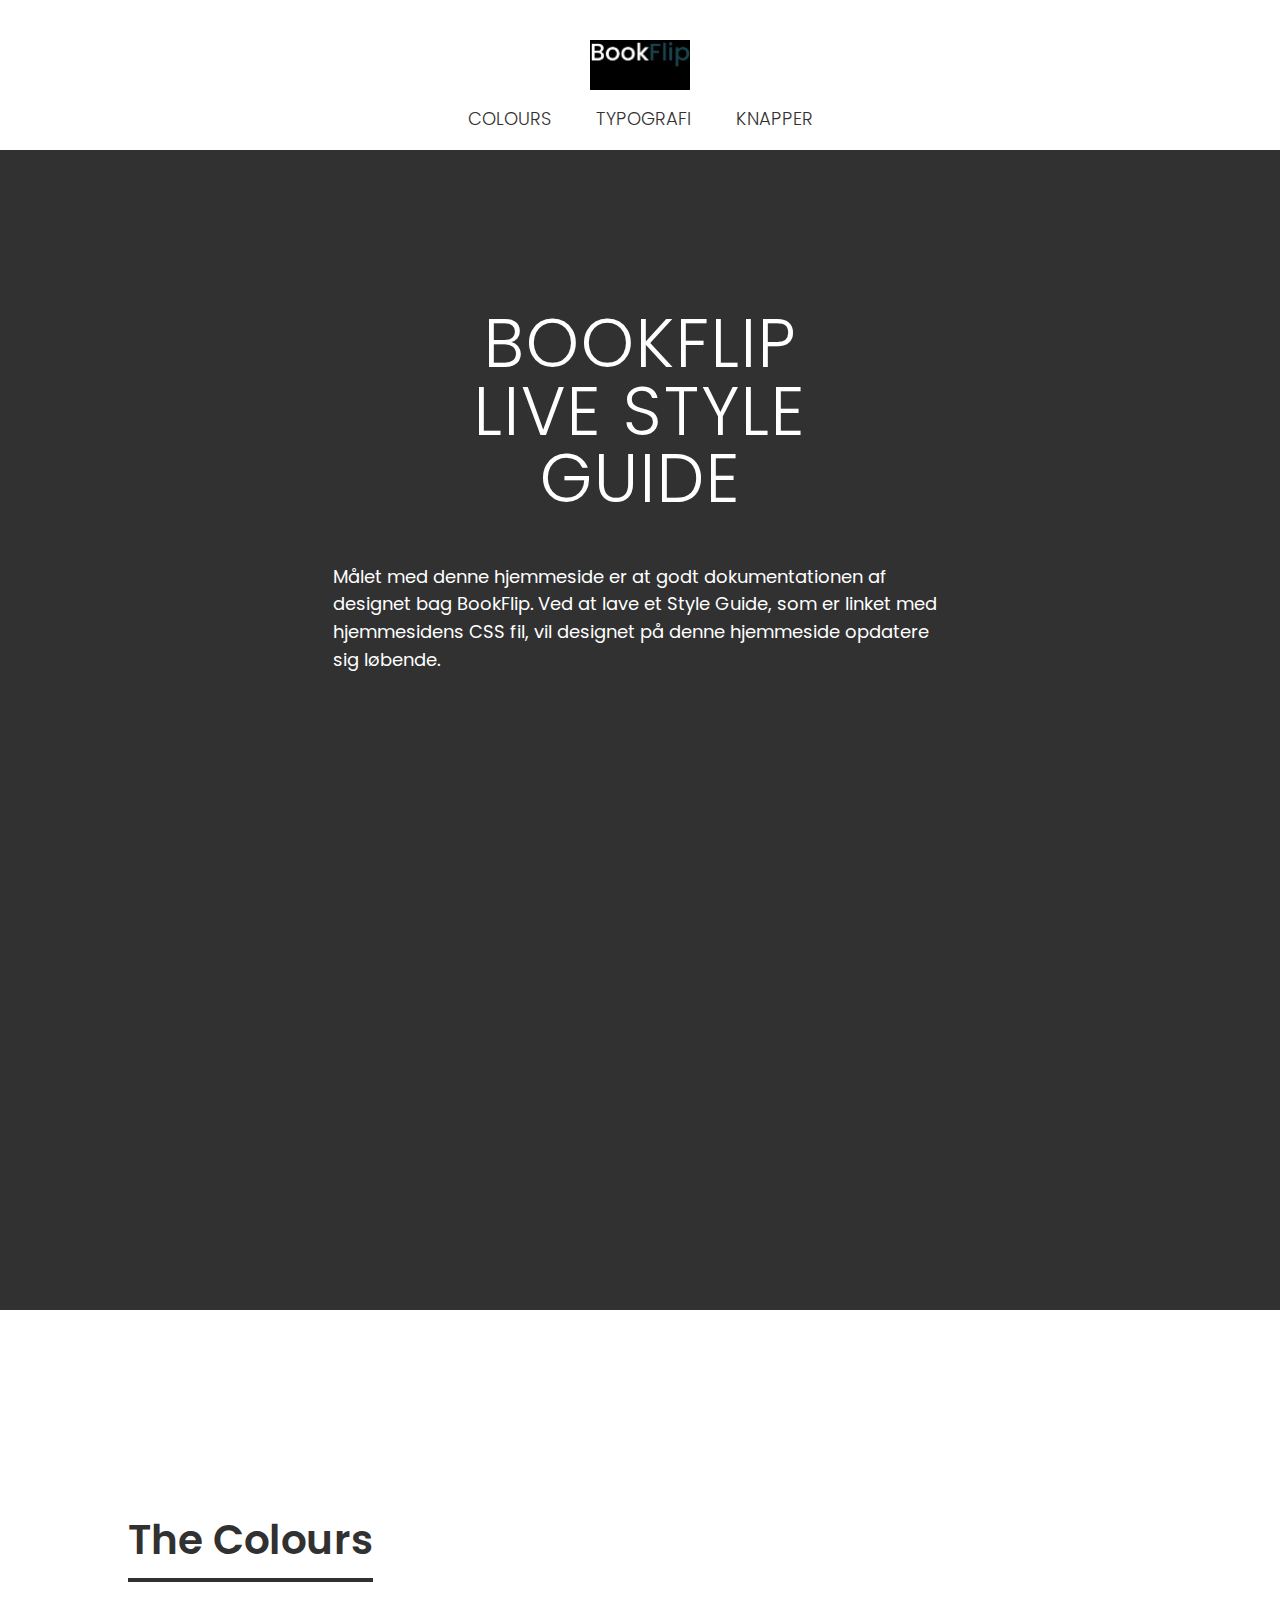
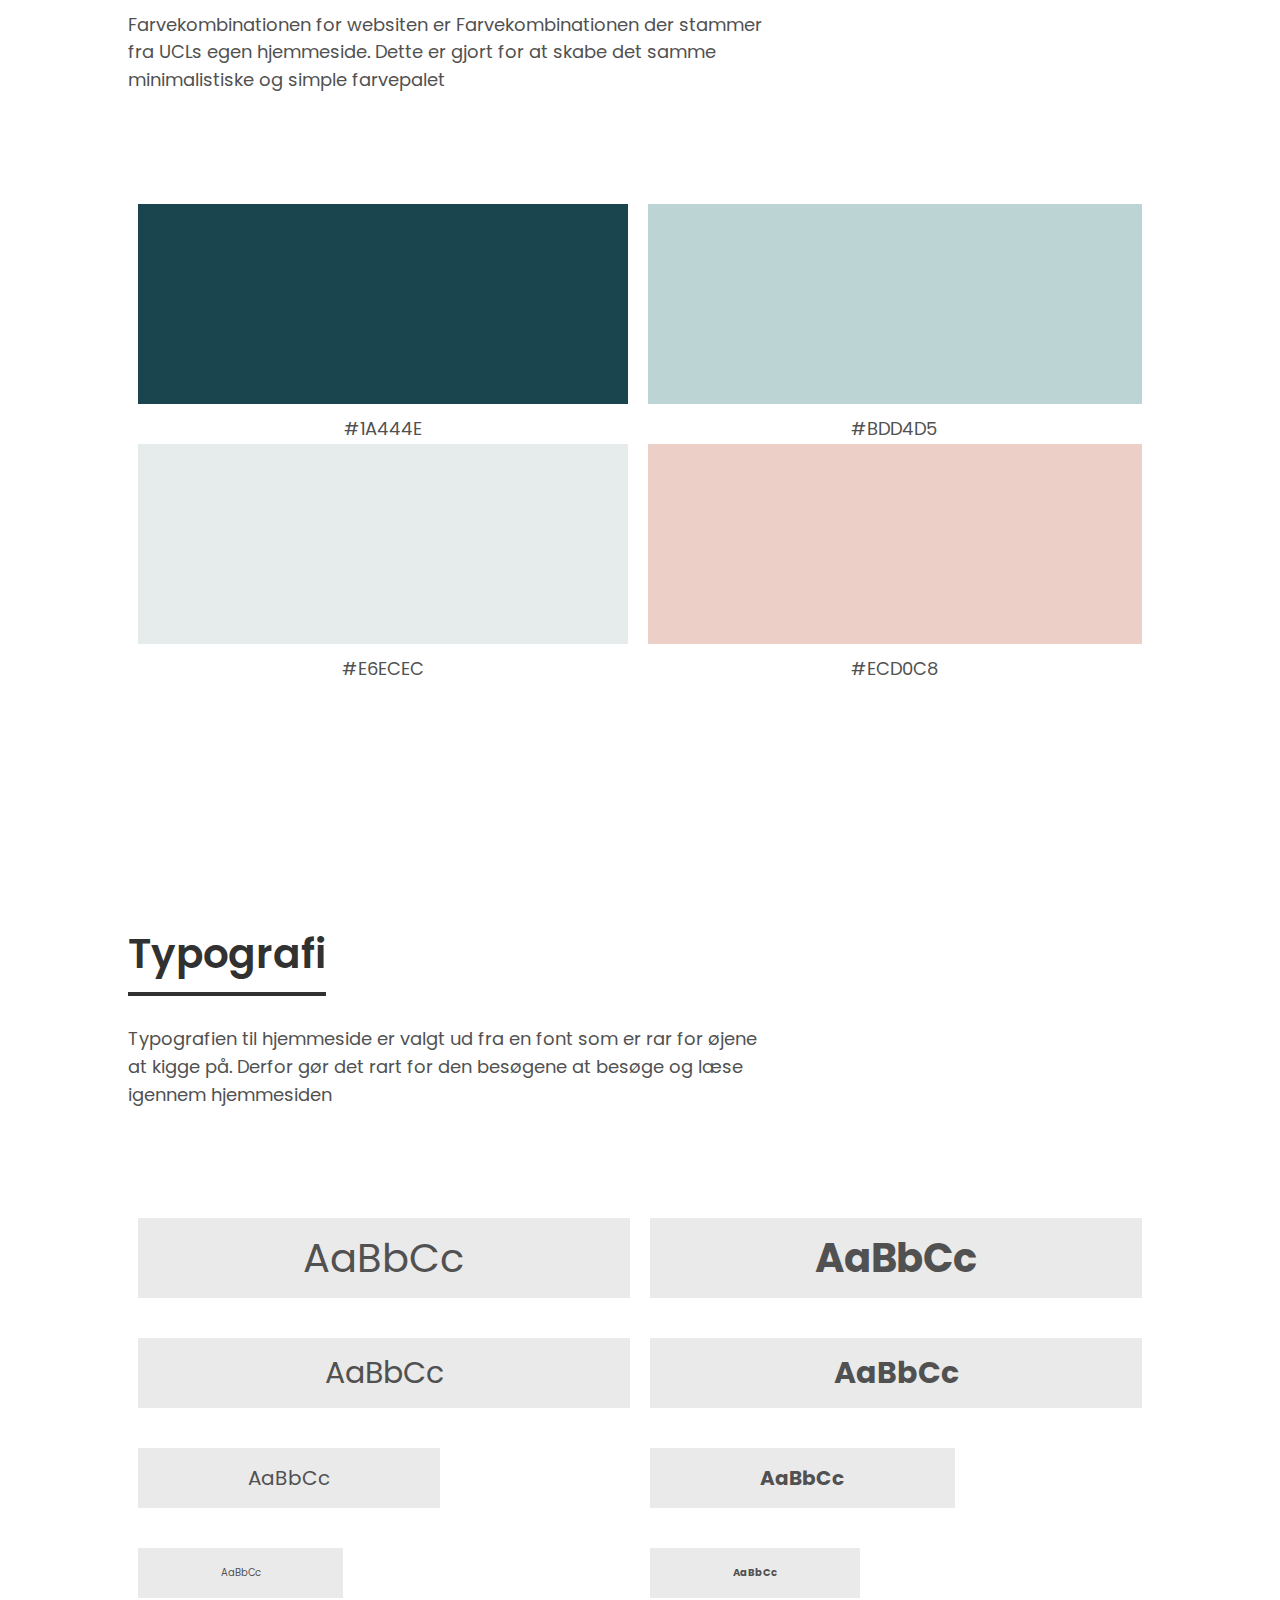
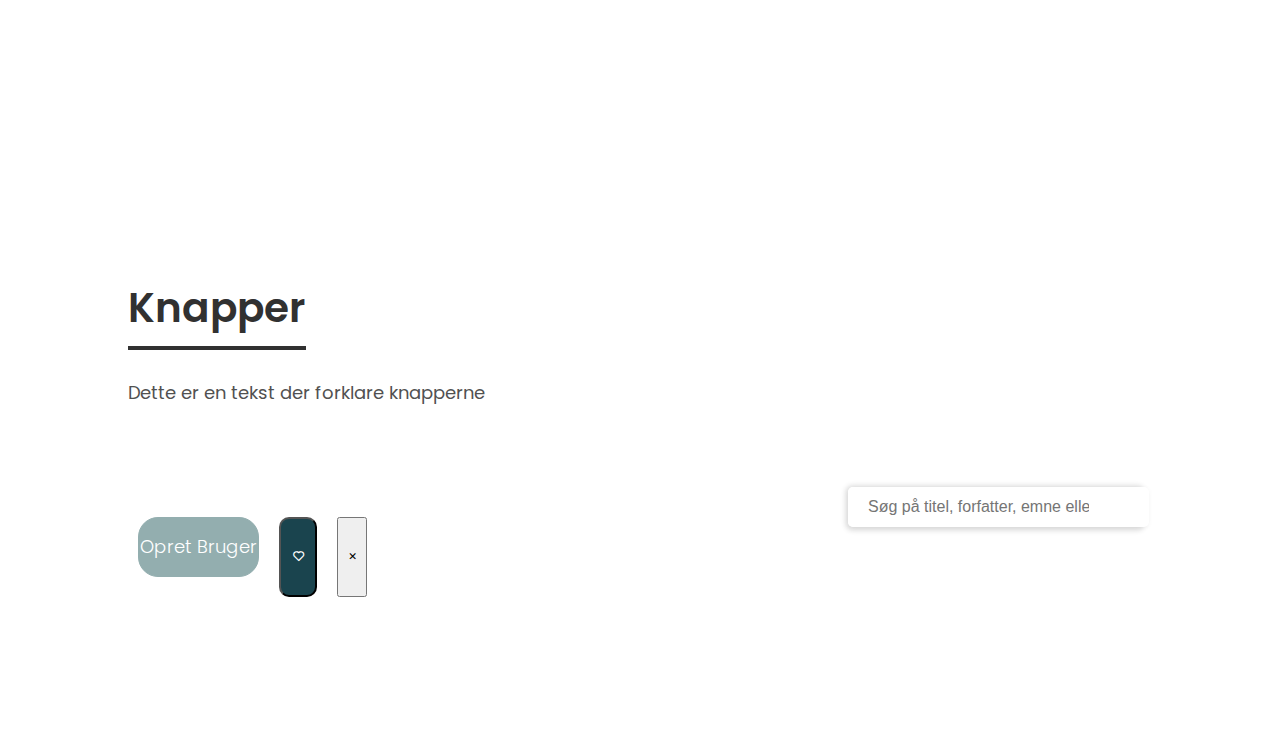
<file: StyleGuide/index.html>
<!DOCTYPE html>
<html lang="en">
<head>
<meta charset="utf-8">
<meta name="viewport" content="width=device-width, initial-scale=1.0"> 
<title>BookFlip Style Guide</title>
<link rel="stylesheet" href="css/style.css" type="text/css" media="all" />
<link rel="stylesheet" href="../StyleGuide.css" type="text/css" media="all" />
<link rel="stylesheet" href="https://use.fontawesome.com/releases/v5.8.1/css/all.css" integrity="sha384-50oBUHEmvpQ+1lW4y57PTFmhCaXp0ML5d60M1M7uH2+nqUivzIebhndOJK28anvf" crossorigin="anonymous">
<link href="https://unpkg.com/boxicons@2.1.2/css/boxicons.min.css" rel="stylesheet">
<script src="https://code.jquery.com/jquery-3.4.0.min.js"></script>

</head>

<body>
    <!-- Primære container full bredde -->
    <div class="container"> 
        <div class="header-wrapper">
            <header>
                <a href="hero">
                    <div id="logo">
                        <h1><span>Zara, UI Style Guid Prototype Concept.</span></h1>
                    </div>
                </a>

                <nav>
                    <ul>
                        <li><a href="#colours">colours</a></li>
                        <li><a href="#typografi">typografi</a></li>
                        <li><a href="#knapper">Knapper</a></li>
                    </ul>
                </nav>
            </header>
        </div>

        <div id="hero-wrapper">
            <section id="hero" class="text-focus-in">
                <h1>BookFlip<br>Live Style<br>Guide<br></h1>
                
                <!-- divide giver rum i mellem sektionerne -->
                <div class="divide"></div>

                <p>Målet med denne hjemmeside er at godt dokumentationen af designet bag BookFlip. Ved at lave et Style Guide, som er linket med hjemmesidens CSS fil, vil designet på denne hjemmeside opdatere sig løbende.</p>

                <i class="fas fa-chevron-down"></i>
            </section>
        </div>

        <!-- 13 linjer hvis 12 objekter -->

        <div class="divide"></div>

        <div id="colour-wrapper">
            <section id="colour">
                <h2>the colours</h2>

                <p>Farvekombinationen for websiten er Farvekombinationen der stammer fra UCLs egen hjemmeside. Dette er gjort for at skabe det samme minimalistiske og simple farvepalet</p>

                <div class="divide"></div>

                <div class="colour-container">
                    <!-- SÆT ID TIL FARVEN DENNE SKAL FYLDES MED -->
                    <div class="colour-tile" id="color-1">
                        <div class="hex">#1A444E</div>
                    </div>
                    
                    <div class="colour-tile" id="color-2">
                        <div class="hex">#BDD4D5</div>
                    </div>

                    <div class="colour-tile" id="color-3">
                        <div class="hex">#E6ECEC</div>
                    </div>
                    
                    <div class="colour-tile" id="color-4">
                        <div class="hex">#ECD0C8</div>
                    </div>
                </div>

            </section>
        </div>

        <div id="typografi-wrapper">
            <section id="typografi">
                <h2>Typografi</h2>

                <p>Typografien til hjemmeside er valgt ud fra en font som er rar for øjene at kigge på. Derfor gør det rart for den besøgene at besøge og læse igennem hjemmesiden</p>

                <div class="divide"></div>

                <div class="typografi-container">
                    <div class="text-head">AaBbCc</div>
                    <div class="text-head-2">AaBbCc</div>

                    <div class="text-3">AaBbCc</div>
                    <div class="text-4">AaBbCc</div>

                    <div class="text-5">AaBbCc</div>
                    <div class="text-6">AaBbCc</div>

                    <div class="text-7">AaBbCc</div>
                    <div class="text-8">AaBbCc</div>
                    
                </div>
            </section>
        </div>

        <div id="kapper-wrapper">
            <section id="knapper">
                <h2>Knapper</h2>

                <p>Dette er en tekst der forklare knapperne</p>

                <div class="divide"></div>

                <div class="knapper-container">
                    <div class="opret">Opret Bruger</div>
                    <button onclick="topFunction()" id="myBtn" title="Go to top">Top</button>
                    <button id="button-heart" class='bx bx-heart add-cart'></button>
                    <button class='bx bx-x' id="close-cart"></button>
                    <div class="wrapper">
                        <div class="search-input">
                          <a href="" target="_blank" hidden></a>
                          <input type="text" placeholder="Søg på titel, forfatter, emne eller ISBN">
                          <div class="autocom-box">
                          </div>
                          <div class="icon"><i class="fa fa-search soge"></i></div>
                        </div>
                    </div> 

                </div>

            </section>
        </div>

    </div>


</body>

<script src="js/script.js"></script>
<script src="../suggestions.js"></script>
<script src="../java.js"></script>
    
</html>
</file>
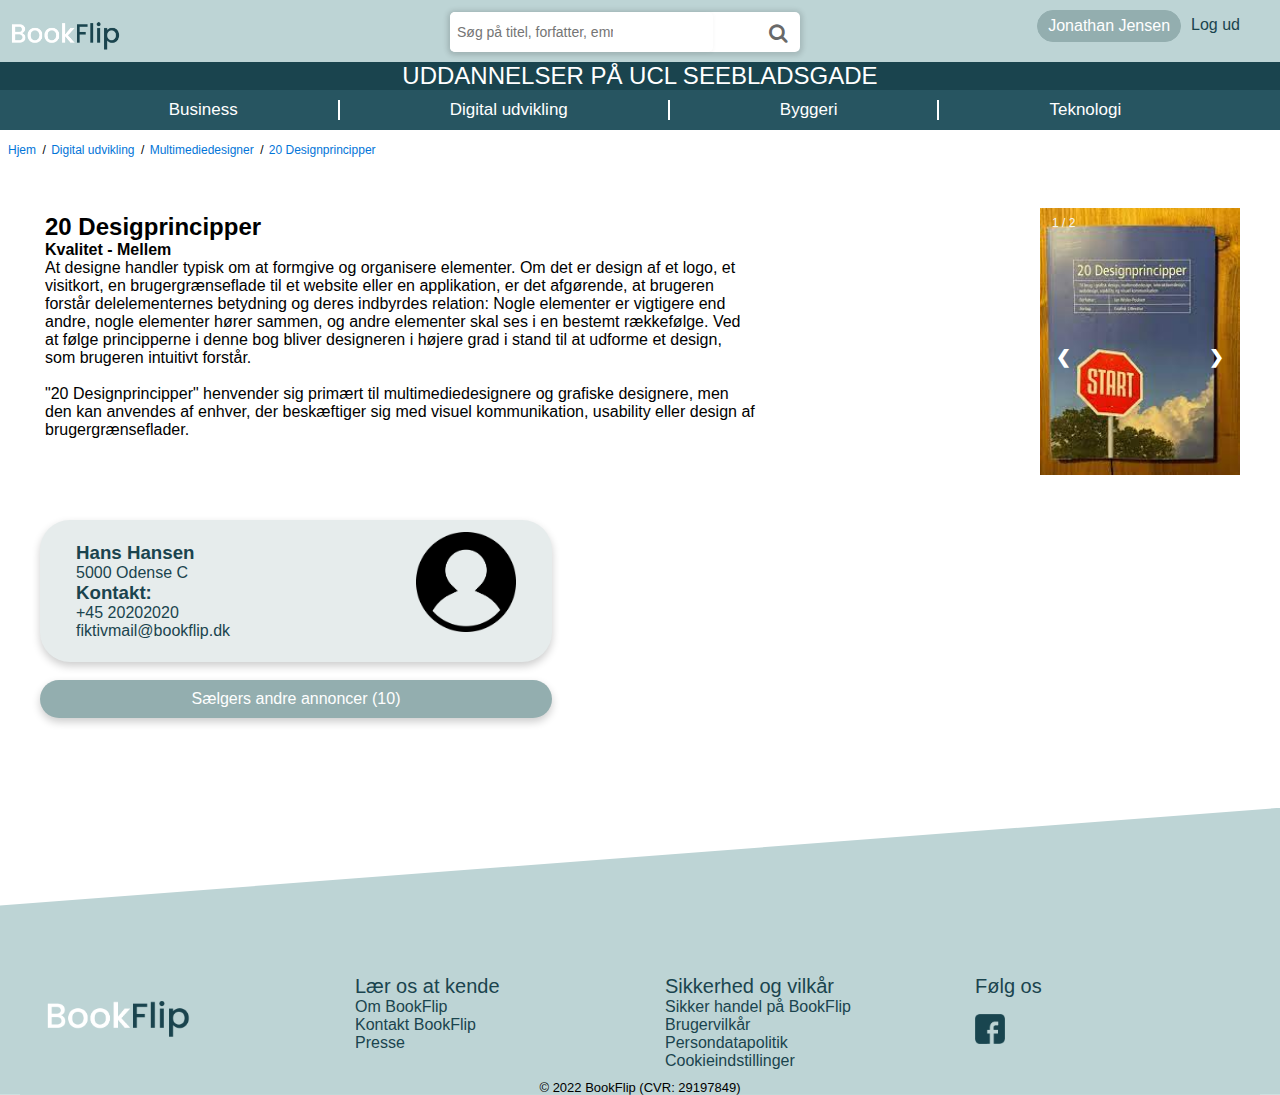
<file: bogbeskriv.html>
<!DOCTYPE html>
<html lang="en">
<head>
    <meta charset="UTF-8">
    <meta http-equiv="X-UA-Compatible" content="IE=edge">
    <meta name="viewport" content="width=device-width, initial-scale=1.0">
    <link rel="stylesheet" href="https://cdnjs.cloudflare.com/ajax/libs/font-awesome/4.7.0/css/font-awesome.min.css">
    <title>Document</title>
    <link rel="stylesheet" href="css.css"> <link rel="stylesheet" href="StyleGuide.css">
      <script src="java.js" defer></script>
      <script src="bogbeskriv.js" defer></script>
</head>
<body>

  <header>

    <div class="topnav">
      <a href="index.html" class="logo"><img src="img/bookflip.png" alt="logo"></a>
      <a class="login" href="login.html">Log ud</a>
      <a class="opret" href="opret.html">Jonathan Jensen</a>
      <div class="wrapper">
        <div class="search-input">
          <a href="" target="_blank" hidden></a>
          <input type="text" placeholder="Søg på titel, forfatter, emne eller ISBN">
          <div class="autocom-box">
          </div>
          <div class="icon"><i class="fa fa-search soge"></i></div>
        </div>
      </div>
    </div>

  </header>

  <nav class="udd">
    <div>
      <h2 class="uddannelser">UDDANNELSER PÅ UCL SEEBLADSGADE</h2>
    </div>
  </nav>

  <nav class="navbar">
    <div class="content">
    <div class="menu-list">
      <a href="#">Business</a>
      <hr>
      <a onclick="toggleDropdown()" class="dropbtn" href="#">Digital udvikling
      </a>
      <div id="dropDown" class="dropdown-content">
        <div class="header">
          <h2>Digital udvikling</h2>
        </div>
        <div class="menurow">
          <div class="menucolumn">
            <div class="columnn">
              <a href="#">Datamatiker</a>
              <a href="#">Digital konceptudvikling</a>
              <a href="#">IT-teknolog</a>
              <a href="#">IT-sikkerhed</a>
            </div>
            <div class="columnn">
              <a href="bogoversigt.html" >Multimediedesigner</a>
              <a href="#">Softwareudvikling</a>
              <a href="#">Webudvikling</a>
            </div>
          </div>
        </div>
      </div>
      <hr>
      <a href="#">Byggeri</a>
      <hr>
      <a href="#">Teknologi</a>
    </div>
  </div>
  </nav>

  <ul class="breadcrumb">
    <li><a href="index.html">Hjem</a></li>
    <li><a href="#">Digital udvikling</a></li>
    <li><a href="bogoversigt.html">Multimediedesigner</a></li>
    <li><a href="bogbeskriv.html">20 Designprincipper</a></li>
  </ul>

<div class="bookinfo">
  <div class="text">
    <h2>20 Desigprincipper</h2>
    <h4>Kvalitet - Mellem</h4>
    <p>At designe handler typisk om at formgive og organisere elementer.
      Om det er design af et logo, et visitkort, en brugergrænseflade til et website
      eller en applikation, er det afgørende, at brugeren forstår delelementernes betydning
      og deres indbyrdes relation: Nogle elementer er vigtigere end andre,
      nogle elementer hører sammen, og andre elementer skal ses i en bestemt rækkefølge.
      Ved at følge principperne i denne bog bliver designeren i højere grad i stand til at udforme et design,
      som brugeren intuitivt forstår.</p>
      <br>
      <p>"20 Designprincipper" henvender sig primært til multimediedesignere og grafiske designere,
      men den kan anvendes af enhver, der beskæftiger sig med visuel kommunikation,
      usability eller design af brugergrænseflader.</p>
  </div>

  <div class="slideshow-container">
    <div class="mySlides fade">
       <div class="numbertext">1 / 2</div>
          <img src="img/design.jpg" style="width:100%" alt="design">
       <div class="text"></div>
     </div>

     <div class="mySlides fade">
       <div class="numbertext">2 / 2</div>
         <img src="img/20designprincipper.png" alt="20 Designprincipper" style="width:100%">
       <div class="text"></div>
     </div>

     <a class="prev" onclick="plusSlides(-1)">&#10094;</a>
 <a class="next" onclick="plusSlides(1)">&#10095;</a>
</div>
<br>

<div style="text-align:center">
  <span class="dot" onclick="currentSlide(1)"></span>
  <span class="dot" onclick="currentSlide(2)"></span>
</div>

</div>
<br><br>
<div class="contactinfo">
  <div class="contactcard">
    <h3>Hans Hansen</h3>
    <p>5000 Odense C</p>
    <img class="profilepic" src="img/profilepic.png" alt="Profil billede">
    <h3>Kontakt:</h3>
    <p>+45 20202020</p>
    <p>fiktivmail@bookflip.dk</p>
  </div>
</div>
<br>
<div class="moreads">
  <p>Sælgers andre annoncer (10)</p>
</div>
<br><br><br><br><br>

<footer>
  <br>
  <div id="kontakt" class="contact-section">
  <div class="columns">
    <div class="column">
      <br><br>
      <img class="contact-logo" src="img/bookflip.png" alt="logo"> <br>
    </div>
    <div class="column">
      <br>
      <p> <span class="p1">Lær os at kende</span> </p>
      <p class="p2"> Om BookFlip <br> Kontakt BookFlip <br> Presse </p> <br>
    </div>
      <div class="column">
       <br>
        <p><span class="p1">Sikkerhed og vilkår</span> </p>
        <p class="p2">Sikker handel på BookFlip <br> Brugervilkår <br> Persondatapolitik <br> Cookieindstillinger<br></p>
      </div>
      <div class="column">
        <br>
        <p><span class="p1">Følg os</span> <div class="media-pic">
          <a href="#"><img src="img/facebook1.png" alt="Facebook logo"></a>
        </div> <br>
      </div>
    </div>
    </div>
    <div class="copyright">
      <p>&copy; 2022 BookFlip (CVR: 29197849)</p>
    </div>
</footer>

</body>
</html>
</file>
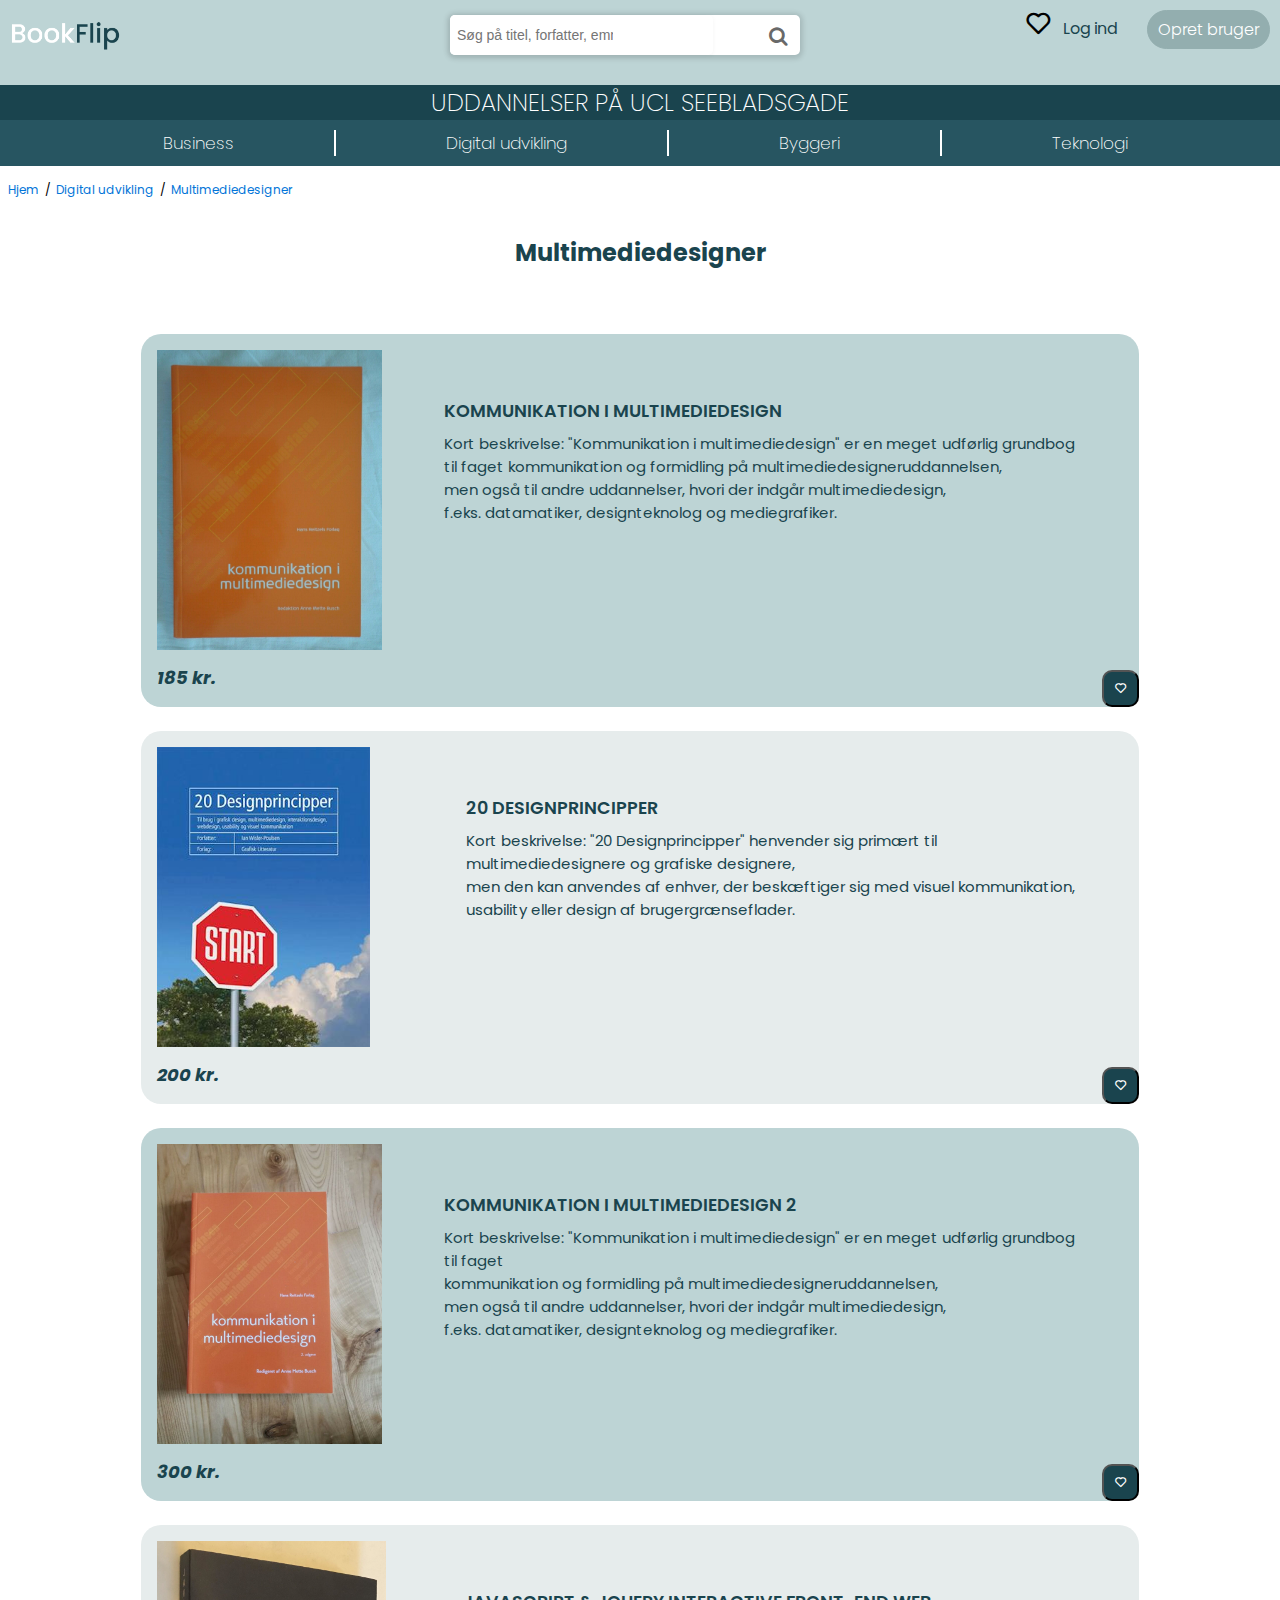
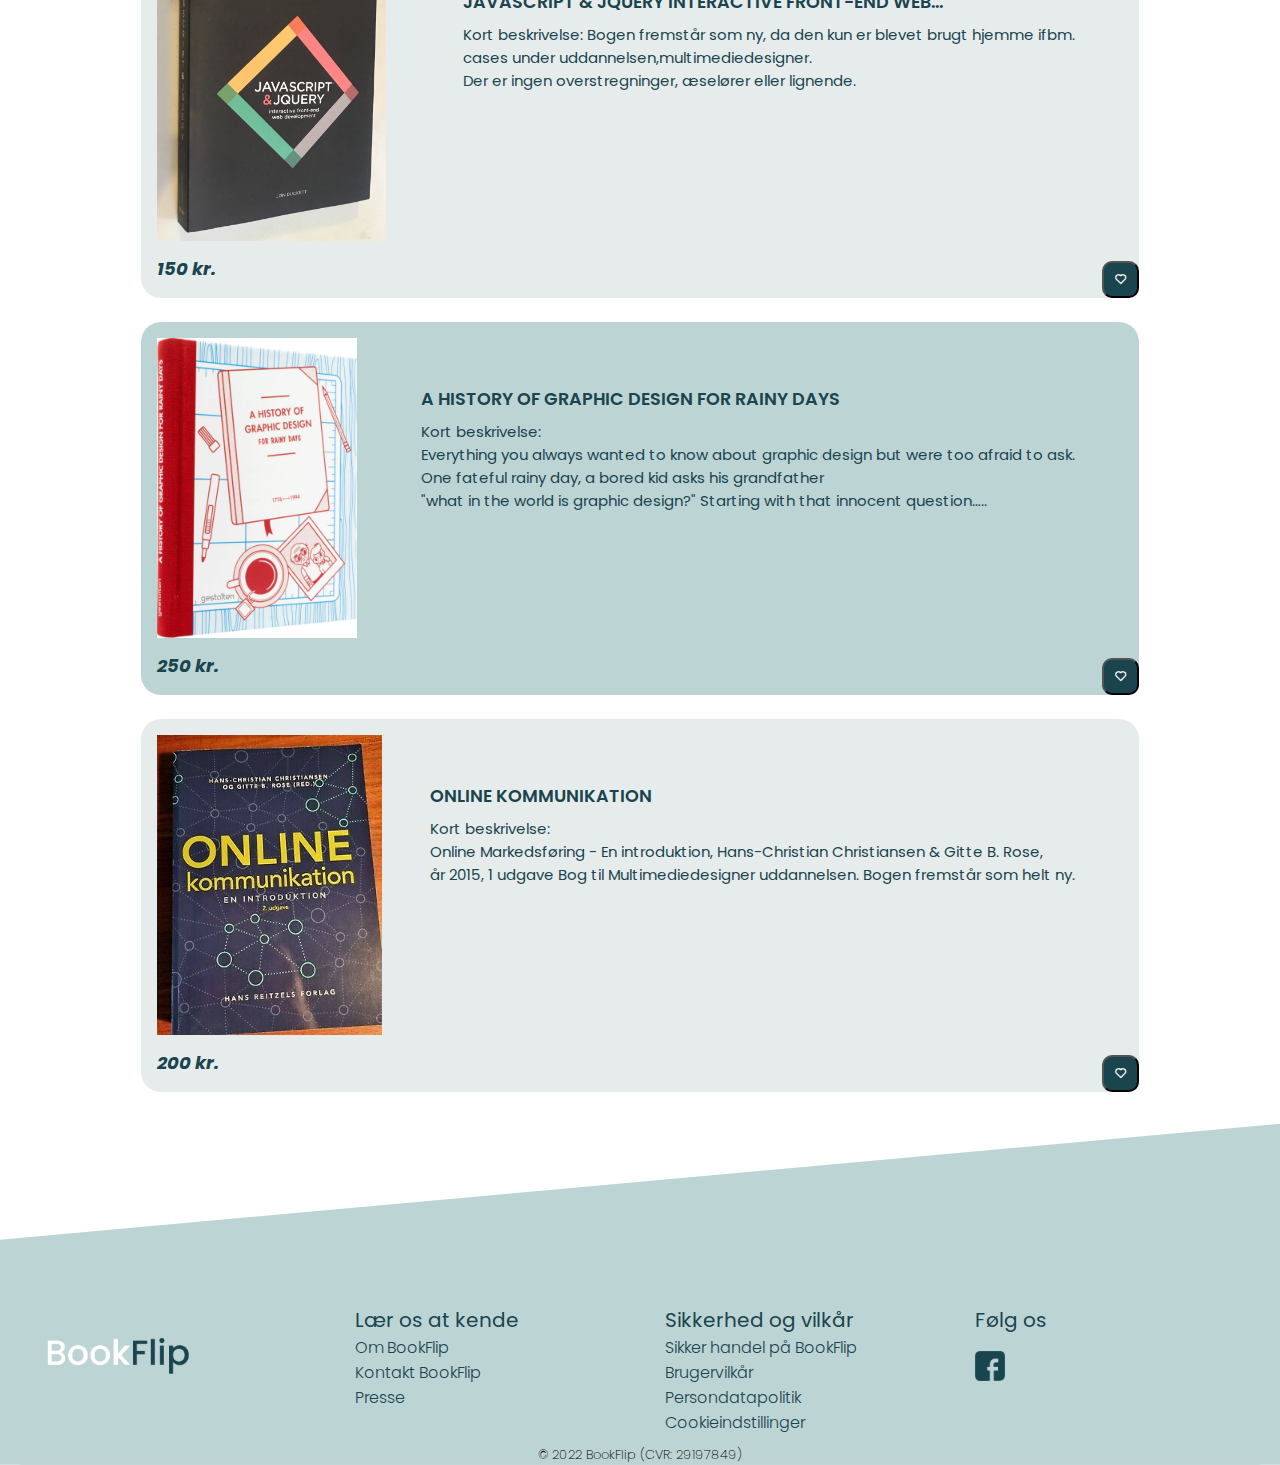
<file: bogoversigt.html>
<!DOCTYPE html>
<html lang="da" dir="ltr">
  <head>
    <meta charset="utf-8">
    <meta name="viewport" content="width=device-width,initial-scale=1.0">
    <link rel="preconnect" href="https://fonts.gstatic.com" crossorigin>
    <link rel="stylesheet" href="https://cdnjs.cloudflare.com/ajax/libs/font-awesome/4.7.0/css/font-awesome.min.css">
    <link href="https://fonts.googleapis.com/css2?family=Poppins:wght@100;200;300;400;500;600&display=swap" rel="stylesheet">
    <link href="https://unpkg.com/boxicons@2.1.2/css/boxicons.min.css" rel="stylesheet">
    <title>BookFlip</title>
    <link rel="stylesheet" href="css.css"> <link rel="stylesheet" href="StyleGuide.css">
    <script src="java.js" defer></script>
    <script src="bogoversigt.js" defer></script>
  </head>
  <body>
    <header>

      <div class="topnav">
        <a href="index.html" class="logo"><img src="img/bookflip.png" alt="logo"></a>
        <a class="opret" href="opret.html">Opret bruger</a>
        <a class="login" href="login.html">Log ind</a>
        <button class='bx bx-heart' id="heart-icon"></button>
        <div class="wrapper">
          <div class="search-input">
            <a href="" target="_blank" hidden></a>
            <input type="text" placeholder="Søg på titel, forfatter, emne eller ISBN">
            <div class="autocom-box">
            </div>
            <div class="icon"><i class="fa fa-search soge"></i></div>
          </div>
        </div>
      </div>

    </header>
    <header>
      <div class="cart">
        <h2 class="cart-title">Dine Favoritter</h2>
        <div class="cart-content">
        </div>
        <button class='bx bx-x' id="close-cart"></button>
      </div>
    </header>

    <nav class="udd">
      <div>
        <h2 class="uddannelser">UDDANNELSER PÅ UCL SEEBLADSGADE</h2>
      </div>
    </nav>

    <nav class="navbar">
      <div class="content">
      <div class="menu-list">
        <a href="#">Business</a>
        <hr>
        <a onclick="toggleDropdown()" class="dropbtn" href="#">Digital udvikling
        </a>
        <div id="dropDown" class="dropdown-content">
          <div class="header">
            <h2>Digital udvikling</h2>
          </div>
          <div class="menurow">
            <div class="menucolumn">
              <div class="columnn">
                <a href="#">Datamatiker</a>
                <a href="#">Digital konceptudvikling</a>
                <a href="#">IT-teknolog</a>
                <a href="#">IT-sikkerhed</a>
              </div>
              <div class="columnn">
                <a href="bogoversigt.html" >Multimediedesigner</a>
                <a href="#">Softwareudvikling</a>
                <a href="#">Webudvikling</a>
              </div>
            </div>
          </div>
        </div>
        <hr>
        <a href="#">Byggeri</a>
        <hr>
        <a href="#">Teknologi</a>
      </div>
    </div>
    </nav>

    <ul class="breadcrumb">
      <li><a href="index.html">Hjem</a></li>
      <li><a href="#">Digital udvikling</a></li>
      <li><a href="bogoversigt.html">Multimediedesigner</a></li>
    </ul>

    <h2 class="section-title">Multimediedesigner</h2>
        <section class="shop container">
          <!-- Content -->
          <div class="shop-content">
          <!-- Box 1 -->
          <div class="product-box2">
            <img src="img/bog1.jpg" alt="" class="product-img">
            <div class="box-text"><a href="ok.html"></a>
            <h2 class="product-title">Kommunikation i multimediedesign</h2>
              <p>Kort beskrivelse:
              "Kommunikation i multimediedesign" er en meget udførlig grundbog <br>
              til faget kommunikation og formidling på multimediedesigneruddannelsen,<br>
              men også til andre uddannelser, hvori der indgår multimediedesign,<br>
              f.eks. datamatiker, designteknolog og mediegrafiker.</p>
            </div>
              <br>
              <i><span class="price">185 kr.</span></i>
            <button id="btn" class='bx bx-heart add-cart'></button>
          </div>
          <!-- Box 2 -->
          <div class="product-box">
            <img src="img/bog3.jpg" alt="" class="product-img">
            <div class="box-text"><a href="opret.html"></a>
              <a href="opret.html"><h2 class="product-title">20 designprincipper</h2></a>
              <p>Kort beskrivelse:
              "20 Designprincipper" henvender sig primært til <br> multimediedesignere og grafiske designere,<br>
              men den kan anvendes af enhver, der beskæftiger sig med visuel kommunikation,<br>
              usability eller design af brugergrænseflader.</p>
            </div>
              <br>
              <i><span class="price">200 kr.</span></i>
            <button id="btn2" class='bx bx-heart add-cart'></button>
          </div>
          <!-- Box 3 -->
          <div class="product-box2">
            <img src="img/bog2.jpg" alt="" class="product-img">
            <div class="box-text"><a href="ok.html"></a>
              <h2 class="product-title">Kommunikation i multimediedesign 2</h2>
              <p>Kort beskrivelse:
              "Kommunikation i multimediedesign" er en meget udførlig grundbog <br> til faget <br>
              kommunikation og formidling på multimediedesigneruddannelsen,<br>
              men også til andre uddannelser, hvori der indgår multimediedesign,<br>
              f.eks. datamatiker, designteknolog og mediegrafiker.</p>
            </div>
              <br>
              <i><span class="price">300 kr.</span></i>
            <button id="btn3" class='bx bx-heart add-cart'></button>
          </div>
          <!-- Box 4 -->
          <div class="product-box">
            <img src="img/bog4.jpg" alt="" class="product-img">
            <div class="box-text"><a href="ok.html"></a>
              <h2 class="product-title">JAVASCRIPT & JQUERY interactive front-end web...</h2>
              <p>Kort beskrivelse:
              Bogen fremstår som ny, da den kun er blevet brugt hjemme ifbm. <br>
              cases under uddannelsen,multimediedesigner.<br>
              Der er ingen overstregninger, æselører eller lignende.</p>
            </div>
              <br>
              <i><span class="price">150 kr.</span></i>
            <button id="btn4" class='bx bx-heart add-cart'></button>
          </div>
          <!-- Box 5 -->
          <div class="product-box2">
            <img src="img/bog5.jpg" alt="" class="product-img">
            <div class="box-text"><a href="ok.html"></a>
              <h2 class="product-title">A history of graphic design for rainy days</h2>
              <p>Kort beskrivelse: <br>
              Everything you always wanted to know about graphic design but were too afraid to ask. <br>
              One fateful rainy day, a bored kid asks his grandfather <br>
              "what in the world is graphic design?" Starting with that innocent question…..</p>
            </div>
              <br>
              <i><span class="price">250 kr.</span></i>
              <button id="btn5" class='bx bx-heart add-cart'></button>
          </div>
          <!-- Box 6 -->
          <div class="product-box">
            <img src="img/bog6.jpg" alt="" class="product-img">
            <div class="box-text"><a href="ok.html"></a>
              <h2 class="product-title">Online kommunikation</h2>
              <p>Kort beskrivelse: <br>
              Online Markedsføring - En introduktion, Hans-Christian Christiansen & Gitte B. Rose, <br>
              år 2015, 1 udgave Bog til Multimediedesigner uddannelsen. Bogen fremstår som helt ny.</p>
            </div>
              <br>
              <i><span class="price">200 kr.</span></i>
            <button id="btn6" class='bx bx-heart add-cart'></button>
          </div>
        </div>
      </section>


<button onclick="topFunction()" id="myBtn" title="Go to top">Top</button>










    <footer>
      <br>
      <div id="kontakt" class="contact-section">
      <div class="columns">
        <div class="column">
          <br><br>
          <img class="contact-logo" src="img/bookflip.png" alt="logo"> <br>
        </div>
        <div class="column">
          <br>
          <p> <span class="p1">Lær os at kende</span> </p>
          <p class="p2"> Om BookFlip <br> Kontakt BookFlip <br> Presse </p> <br>
        </div>
          <div class="column">
           <br>
            <p><span class="p1">Sikkerhed og vilkår</span> </p>
            <p class="p2">Sikker handel på BookFlip <br> Brugervilkår <br> Persondatapolitik <br> Cookieindstillinger<br></p>
          </div>
          <div class="column">
            <br>
            <p><span class="p1">Følg os</span> <div class="media-pic">
              <a href="#"><img src="img/facebook1.png" alt="Facebook logo"></a>
            </div> <br>
          </div>
        </div>
        </div>
        <div class="copyright">
          <p>&copy; 2022 BookFlip (CVR: 29197849)</p>
        </div>
    </footer>
  </body>
</html>
</file>
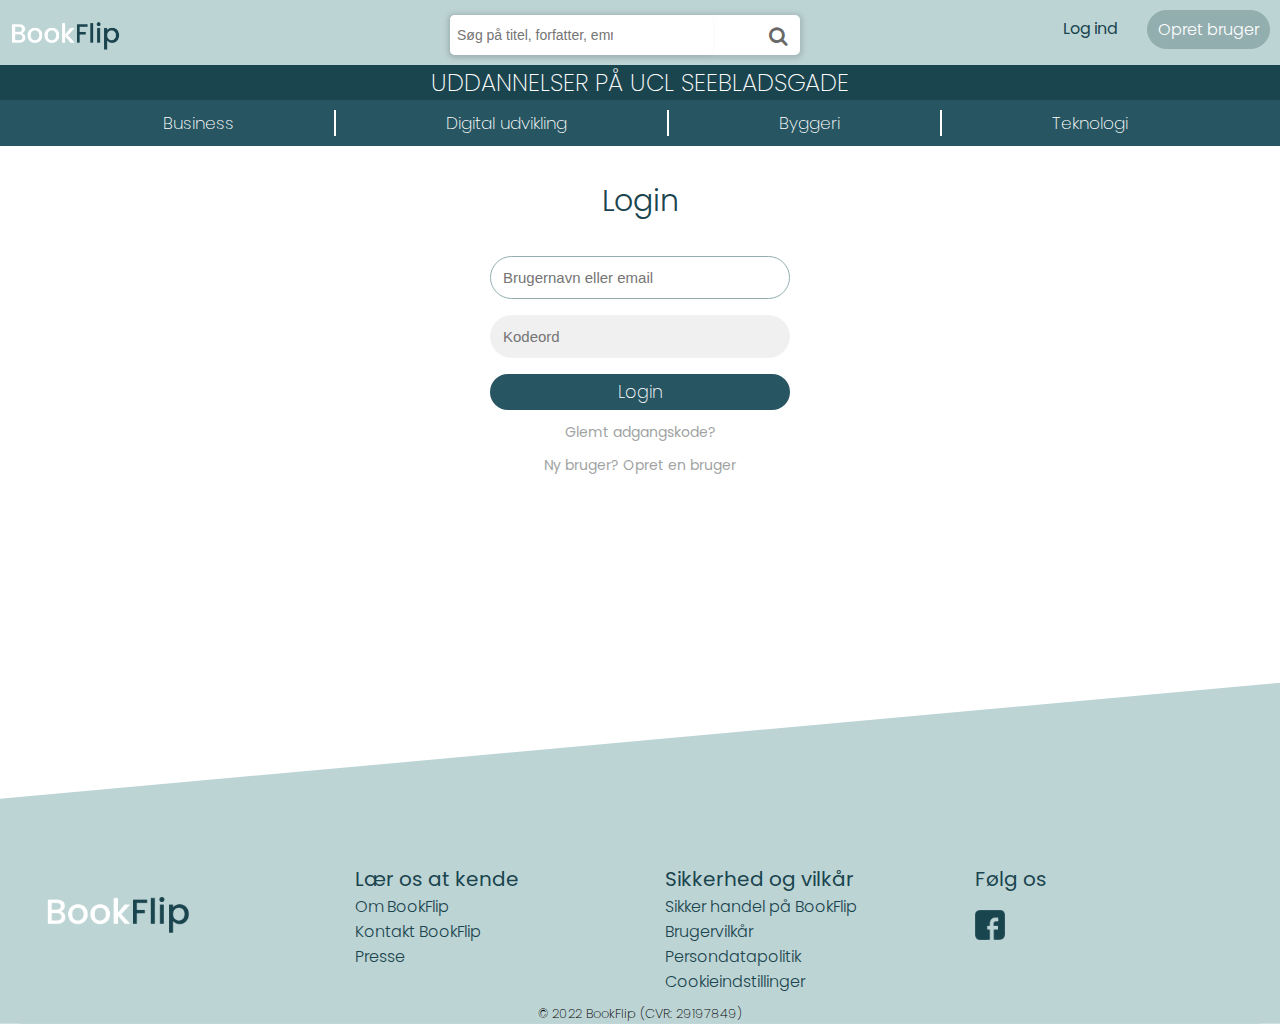
<file: login.html>
<!DOCTYPE html>
<html lang="da" dir="ltr">
  <head>
    <meta charset="utf-8">
    <meta name="viewport" content="width=device-width,initial-scale=1.0">
    <link rel="stylesheet" href="https://cdnjs.cloudflare.com/ajax/libs/font-awesome/4.7.0/css/font-awesome.min.css">
    <link rel="preconnect" href="https://fonts.gstatic.com" crossorigin>
    <link href="https://fonts.googleapis.com/css2?family=Poppins:wght@100;200;300;400;500;600&display=swap" rel="stylesheet">
    <title>BookFlip</title>
    <link rel="stylesheet" href="css.css"> <link rel="stylesheet" href="StyleGuide.css">
    <script src="java.js" defer></script>
    <script src="opret.js" defer></script>


  </head>
  <body>

    <header>
      <div class="topnav">
        <a href="index.html" class="logo"><img src="img/bookflip.png" alt="logo"></a>
        <a class="opret" href="opret.html">Opret bruger</a>
        <a class="login" href="login.html">Log ind</a>
        <div class="wrapper">
          <div class="search-input">
            <a href="" target="_blank" hidden></a>
            <input type="text" placeholder="Søg på titel, forfatter, emne eller ISBN">
            <div class="autocom-box">
            </div>
            <div class="icon"><i class="fa fa-search soge"></i></div>
          </div>
        </div>
      </div>
    </header>

    <nav class="udd">
      <div>
        <h2 class="uddannelser">UDDANNELSER PÅ UCL SEEBLADSGADE</h2>
      </div>
    </nav>

    <nav class="navbar">
      <div class="content">
      <div class="menu-list">
        <a href="#">Business</a>
        <hr>
        <a onclick="toggleDropdown()" class="dropbtn" href="#">Digital udvikling
        </a>
        <div id="dropDown" class="dropdown-content">
          <div class="header">
            <h2>Digital udvikling</h2>
          </div>
          <div class="menurow">
            <div class="menucolumn">
              <div class="columnn">
                <a href="#">Datamatiker</a>
                <a href="#">Digital konceptudvikling</a>
                <a href="#">IT-teknolog</a>
                <a href="#">IT-sikkerhed</a>
              </div>
              <div class="columnn">
                <a href="bogoversigt.html" >Multimediedesigner</a>
                <a href="#">Softwareudvikling</a>
                <a href="#">Webudvikling</a>
              </div>
            </div>
          </div>
        </div>
        <hr>
        <a href="#">Byggeri</a>
        <hr>
        <a href="#">Teknologi</a>
      </div>
    </div>
    </nav>



    <div class="container">
      <form  class="form" id="login">
        <h1 class="form__title">Login</h1>
        <div class="form__message form__message--error"></div>
        <div class="form__input-group">
            <input type="text" class="form__input" autofocus placeholder="Brugernavn eller email">
            <div class="form__input-error-message"></div>
        </div>

        <div class="form__input-group">
            <input type="password" class="form__input" placeholder="Kodeord">
            <div class="form__input-error-message"></div>
        </div>

        <a href="bogbeskriv.html" class="form__buttom"> Login</a>

        <p class="form__text">
        <a href="#" class="form__link">Glemt adgangskode?</a>
        </p>

        <p class="form__text">
            <a class="form__link" href="opret.html">Ny bruger? Opret en bruger</a>
        </p>
    </form>
    </div>




<br><br><br><br><br><br><br>

    <footer>
      <br>
      <div id="kontakt" class="contact-section">
      <div class="columns">
        <div class="column">
          <br><br>
          <img class="contact-logo" src="img/bookflip.png" alt="logo"> <br>
        </div>
        <div class="column">
          <br>
          <p> <span class="p1">Lær os at kende</span> </p>
          <p class="p2"> Om BookFlip <br> Kontakt BookFlip <br> Presse </p> <br>
        </div>
          <div class="column">
           <br>
            <p><span class="p1">Sikkerhed og vilkår</span> </p>
            <p class="p2">Sikker handel på BookFlip <br> Brugervilkår <br> Persondatapolitik <br> Cookieindstillinger<br></p>
          </div>
          <div class="column">
            <br>
            <p><span class="p1">Følg os</span> <div class="media-pic">
              <a href="#"><img src="img/facebook1.png" alt="Facebook logo"></a></div>
              <br>
          </div>
        </div>
        </div>
        <div class="copyright">
          <p>&copy; 2022 BookFlip (CVR: 29197849)</p>
        </div>
    </footer>
  </body>
</html>
</file>
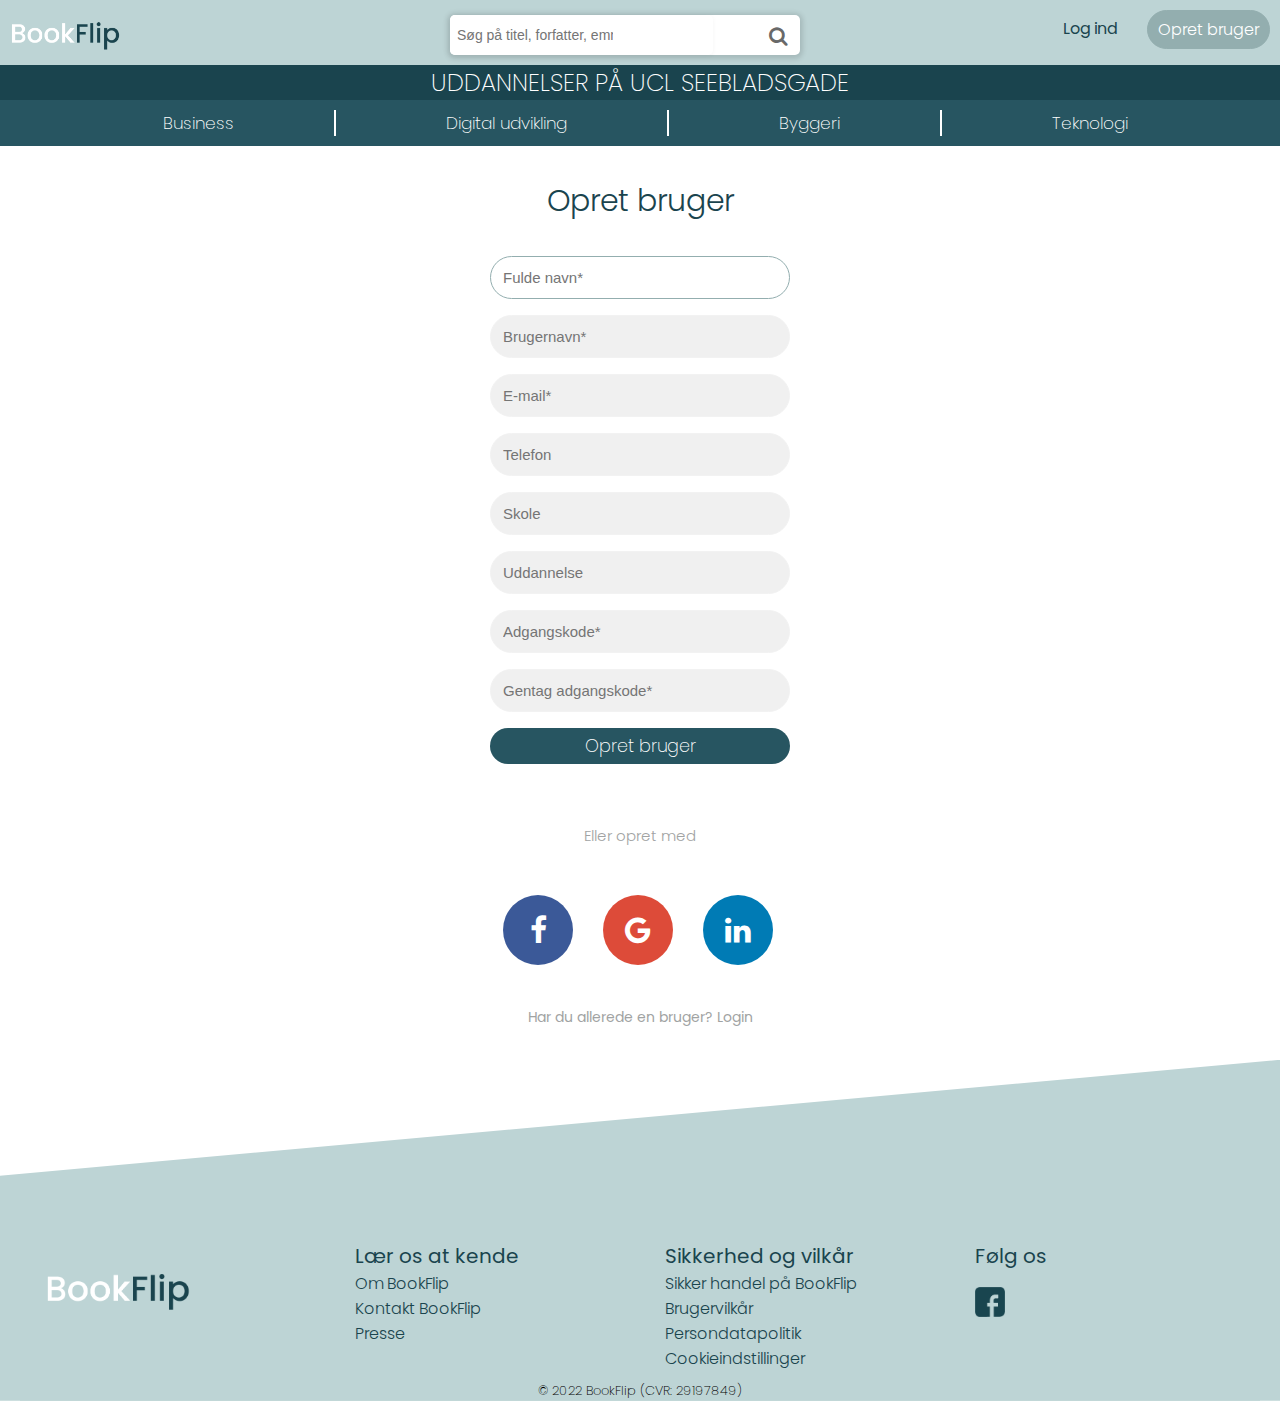
<file: opret.html>
<!DOCTYPE html>
<html lang="da">
<head>
    <meta charset="UTF-8">
    <meta http-equiv="X-UA-Compatible" content="IE=edge">
    <meta name="viewport" content="width=device-width, initial-scale=1.0">
    <link rel="stylesheet" href="https://cdnjs.cloudflare.com/ajax/libs/font-awesome/4.7.0/css/font-awesome.min.css">
    <link rel="preconnect" href="https://fonts.gstatic.com" crossorigin>
    <link href="https://fonts.googleapis.com/css2?family=Poppins:wght@100;200;300;400;500;600&display=swap" rel="stylesheet">
    <!-- <link rel="shortcut icon" href="/assets/favicon.ico"> -->
    <title>Opret profil</title>
    <link rel="stylesheet" href="css.css"> <link rel="stylesheet" href="StyleGuide.css">
    <script src="java.js" defer></script>
    <script src="opret.js" defer></script>

</head>
<body>
    <header>

      <div class="topnav">
        <a href="index.html" class="logo"><img src="img/bookflip.png" alt="logo"></a>
        <a class="opret" href="opret.html">Opret bruger</a>
        <a class="login" href="login.html">Log ind</a>
        <div class="wrapper">
          <div class="search-input">
            <a href="" target="_blank" hidden></a>
            <input type="text" placeholder="Søg på titel, forfatter, emne eller ISBN">
            <div class="autocom-box">
            </div>
            <div class="icon"><i class="fa fa-search soge"></i></div>
          </div>
        </div>
      </div>

    </header>

    <nav class="udd">
      <div>
        <h2 class="uddannelser">UDDANNELSER PÅ UCL SEEBLADSGADE</h2>
      </div>
    </nav>

    <nav class="navbar">
      <div class="content">
      <div class="menu-list">
        <a href="#">Business</a>
        <hr>
        <a onclick="toggleDropdown()" class="dropbtn" href="#">Digital udvikling
        </a>
        <div id="dropDown" class="dropdown-content">
          <div class="header">
            <h2>Digital udvikling</h2>
          </div>
          <div class="menurow">
            <div class="menucolumn">
              <div class="columnn">
                <a href="#">Datamatiker</a>
                <a href="#">Digital konceptudvikling</a>
                <a href="#">IT-teknolog</a>
                <a href="#">IT-sikkerhed</a>
              </div>
              <div class="columnn">
                <a href="bogoversigt.html" >Multimediedesigner</a>
                <a href="#">Softwareudvikling</a>
                <a href="#">Webudvikling</a>
              </div>
            </div>
          </div>
        </div>
        <hr>
        <a href="#">Byggeri</a>
        <hr>
        <a href="#">Teknologi</a>
      </div>
    </div>
    </nav>




<!-- ...... LOGIN ........ -->

    <div class="container">
        <form  class="form form--hidden" id="login">
            <h1 class="form__title">Login</h1>
            <div class="form__message form__message--error"></div>
            <div class="form__input-group">
                <input type="text" class="form__input" placeholder="Brugernavn eller email">
                <div class="form__input-error-message"></div>
            </div>

            <div class="form__input-group">
                <input type="password" class="form__input" placeholder="Kodeord">
                <div class="form__input-error-message"></div>
            </div>

            <button class="form__buttom" type="submit">Login</button>

            <p class="form__text">
            <a href="#" class="form__link">Glemt adgangskode?</a>
            </p>

            <p class="form__text">
                <a class="form__link" href="login.html" id="linkCreateAccount">Ny bruger? Opret en bruger</a>
            </p>
        </form>



<!-- ...... OPRET BRUGER ........ -->




        <form  class="form" id="createAccount">
            <h1 class="form__title">Opret bruger</h1>
            <div class="form__message form__message--error"></div>

            <div class="form__input-group">
                <input type="text" class="form__input" autofocus placeholder="Fulde navn*">
                <div class="form__input-error-message"></div>
            </div>

            <div class="form__input-group">
                <input type="text" id="signUpbrugernavn" class="form__input" placeholder="Brugernavn*">
                <div class="form__input-error-message"></div>
            </div>

            <div class="form__input-group">
                <input type="text" class="form__input" placeholder="E-mail*">
                <div class="form__input-error-message"></div>
            </div>

            <div class="form__input-group">
                <input type="text" class="form__input" placeholder="Telefon">
                <div class="form__input-error-message"></div>
            </div>

            <div class="form__input-group">
                <input type="text" class="form__input" placeholder="Skole">
                <div class="form__input-error-message"></div>
            </div>


            <div class="form__input-group">
                <input type="text" class="form__input" placeholder="Uddannelse">
                <div class="form__input-error-message"></div>
            </div>

            <div class="form__input-group">
                <input type="password" class="form__input" placeholder="Adgangskode*">
                <div class="form__input-error-message"></div>
            </div>


            <div class="form__input-group">
                <input type="password" class="form__input" placeholder="Gentag adgangskode*">
                <div class="form__input-error-message"></div>
            </div>

            <a href="bogbeskriv.html" class="form__buttom"> Opret bruger</a>

            <br>

             <p class="opretmed">Eller opret med</p>

            <br>

            <a href="#" class="fa fa-facebook"></a>
            <a href="#" class="fa fa-google"></a>
            <a href="#" class="fa fa-linkedin"></a>


            <p class="form__text">
                <a class="form__link" href="./" id="linkLogin">Har du allerede en bruger? Login</a>
            </p>
        </form>
    </div>



    <footer>
        <br>
        <div id="kontakt" class="contact-section">
        <div class="columns">
          <div class="column">
            <br><br>
            <img class="contact-logo" src="img/bookflip.png" alt="logo"> <br>
          </div>
          <div class="column">
            <br>
            <p> <span class="p1">Lær os at kende</span> </p>
            <p class="p2"> Om BookFlip <br> Kontakt BookFlip <br> Presse </p> <br>
          </div>
            <div class="column">
             <br>
              <p><span class="p1">Sikkerhed og vilkår</span> </p>
              <p class="p2">Sikker handel på BookFlip <br> Brugervilkår <br> Persondatapolitik <br> Cookieindstillinger<br></p>
            </div>
            <div class="column">
              <br>
              <p><span class="p1">Følg os</span> <div class="media-pic">
                <a href="#"><img src="img/facebook1.png" alt="Facebook logo"></a>
              </div> <br>
            </div>
          </div>
          </div>
          <div class="copyright">
            <p>&copy; 2022 BookFlip (CVR: 29197849)</p>
          </div>
      </footer>



</body>
</html>
</file>
<file: StyleGuide/css/style.css>
/*Import Web Fonts below here*/
@import url('https://fonts.googleapis.com/css2?family=Poppins:wght@200&display=swap');

/* font-family: 'Poppins', sans-serif; */

/* nulstilling af CSS */
html,body,div,span,applet,object,iframe,h1,h2,h3,h4,h5,h6,p,blockquote,pre,a,abbr,acronym,address,big,cite,code,del,dfn,em,img,ins,kbd,q,s,samp,small,strike,strong,sub,sup,tt,var,b,u,i,center,dl,dt,dd,ol,ul,li,fieldset,form,label,legend,table,caption,tbody,tfoot,thead,tr,th,td,article,aside,canvas,details,embed,figure,figcaption,footer,header,hgroup,menu,nav,output,ruby,section,summary,time,mark,audio,video{margin:0;padding:0;border:0;font-size:100%;font:inherit;vertical-align:baseline;}article,aside,details,figcaption,figure,footer,header,hgroup,menu,nav,section,main{display:block;}body{line-height:1;}ol,ul{list-style:none;}blockquote,q{quotes:none;}blockquote:before,blockquote:after,q:before,q:after{content:'';content:none;}table{border-collapse:collapse;border-spacing:0;}

/* BASE ROOT */

html
{
    font-size: 112.5%;
}

body
{
    font-family: 'Poppins', sans-serif;
    color: #515151;
}

/* Typografi */ /* Type-scale.com */

.title, h1, h2, h3, h3 /* ALLE DER HAR SAMME VALUE */
{
    font-family: 'Poppins', sans-serif;
    font-weight: 300;
    text-transform: uppercase;
    color: #313131;
}

/* Tilhøj herunder andre typografier */

.title
{
    font-size: 5.063em;
    font-weight: 700;
}

h1
{
    font-size: 3.75em;
    line-height: 1.25em;
}

/* streg under titel */

h2
{
    font-size: 2.25em;
    font-weight: 600;
    line-height: 1em;
    text-transform: capitalize;
    margin-top: 20px;
    display: inline;
    border-bottom: solid 4px #313131;
    padding-bottom: 10px;
}

h3
{
    font-family: 'Poppins', sans-serif;
    font-size: 1.5em;
    font-weight: 300;
    text-transform: capitalize;
}

h4
{
    font-family: 'Poppins', sans-serif;
    font-size: 1em;
    text-transform: capitalize;
    font-style: italic;
}

h5
{
    font-size: .667em;
    font-weight: 300;
    text-transform: capitalize;
}

h6
{
    font-size: .444em;
    font-weight: 600;
    text-transform: uppercase;
}

p
{
    font-size: 1em;
    line-height: 1.55em;
    margin: 30 px 0 15px 0;
}



.container
{
    width: 100%;
    margin: 40px auto;
}

/* Mellemrum i mellem ting */

.divide
{
    margin-bottom: 50px;
}

/* HEADER */

#header-wrapper
{
    display: block;
    width: 100%;
    height: 150px;
    background-color: #fff;
    position: fixed;
    top: 0;
    z-index: 3;
}

header
{
    width: 80%;
    margin: 0 auto;
}

/* LOGO */

#logo span, nav
{
    text-transform: uppercase;
}

#logo
{
    background: url(../images/logo.png)no-repeat;
    width: 100px;
    height: 50px;
    background-size: contain;
    margin: 20px auto;
    background-color: rgb(0, 0, 0);
}

#logo h1
{
    position: absolute;
    text-indent: -99999px;
}

/* NAV */

nav
{
    width: 100%;
    height: 40px;
    text-align: center;
}

nav ul li
{
    display: inline;
    margin: 0 20px;
    font-size: 1em;
}

nav ul li a
{
    text-decoration: none;
    font-weight: 300;
    color: #313131;
}

nav ul li a:hover
{
    color: #313131;
    border-bottom: solid 4px #313131;
    padding-bottom: 10px;
}



#hero-wrapper
{
    width: 100%; /* sidens width */
    background-color: #313131;
}

#hero
{
    width: 80%;
    height: 100vh; /* Længde af side ved page load */
    text-align: center;
    color: #fff;
    margin: auto;
    overflow: hidden;
    padding: 160px 0 100px 0;
}

#hero h1
{
    color: #fff;
    line-height: 1em;
    letter-spacing: 2px;
}

#hero h1 span
{
    font-size: .3em;
}

#hero p
{
    max-width: 60%;
    margin:0 auto;
    text-align: left;
}

/* PIL NED IKON */

.fa-chevron-down
{
    margin-top: 60px;
}

/* ANIMATION */

.text-focus-in
{
    -webkit-animation: text-focus-in 1s cubic-bezier(0.550, 0.085, 0.680, 0.530) both;
        animation: text-focus-in 1s cubic-bezier(0.550, 0.085, 0.680, 0.530) both;        
}


/* 
*Generated by Animista on 2022-14-03 17:32:11
*Licensed under FreBSD License.
*See http://animista.net/license for more info.
*w: http://animista.net, t:@cssanimista 
*/

@-webkit-keyframes text-focus-in
{
    0%
    {
        -webkit-filter: blur(12px);
                filter: blur(12px);
        opacity: 0;
    }
    100%
    {
        -webkit-filter: blur(0px);
                filter: blur(0px);
        opacity: 1;
    }
}
@keyframes text-focus-in 
{
    0%
    {
        -webkit-filter: blur(12px);
                filter: blur(12px);
        opacity: 0;
    }
    100%
    {
        -webkit-filter: blur(0px);
                filter: blur(0px);
        opacity: 1;
    }
}

/* GRIDS */

#grids-wrapper
{
    width: 100%;
    background-color: #fff;
    
}

#grids
{
    width: 80%;
    margin: 0 auto;
    overflow: hidden;
    padding: 160px 0 100px 0;
}

#grids p, #colour p, #typografi p, #knapper p
{
    max-width: 640px;
    padding: 50px 0;
}

    .grids-container
    {
        display: grid;
        grid-template-columns: auto;
        grid-gap: 20px;
        padding: 10px;
        text-align: center;
    }
        .grids-container > div
        {
            padding: 20px 0;
            margin-bottom: 20px;
            background-color: #eaeaea;
        }

.item-1, .item-2, .item-3, .item-4, .item-5, .item-6, .item-7, .item-8, .item-9, .item-10, .item-11, .item-12
{
    font-variant-numeric: diagonal-fractions;
}

/* FARVER */

#colour-wrapper
{
    width: 100%;
    background-color: #fff;
}

#colour
{
    width: 80%;
    margin: 0 auto;
    overflow: hidden;
    padding: 160px 0 100px 0;
}

.colour-container
{
    display: grid;
    grid-template-columns: auto;
    grid-gap: 20px;
    padding: 10px;
    text-align: center;
}
    .colour-container > div
    {
        padding: 20px 0;
        margin-bottom: 20px;
        background-color: #eaeaea;
    }

.colour-tile
{
    height: 160px;
}

.hex
{
    display: block;
    height: 50px;
    margin-top: 180px;
    background-color: #fff;
    text-align: center;
    line-height: 50px; /* Lodret centrering */
}

#color-1
{
    grid-column-start: 1;
    grid-column-end: 3;
    background-color: #1A444E;
}

#color-2
{
    grid-column-start: 3;
    grid-column-end: 5;
    background-color: #BDD4D5;
}

#color-3
{
    grid-column-start: 1;
    grid-column-end: 3;
    background-color: #E6ECEC;
}

#color-4
{
    grid-column-start: 3;
    grid-column-end: 5;
    background-color: #ECD0C8;
}

/* TYPOGRAFI */

#typografi-wrapper
{
    width: 100%;
    background-color: #fff;
}

#typografi
{
    width: 80%;
    margin: 0 auto;
    overflow: hidden;
    padding: 160px 0 100px 0;
}

.typografi-container
{
    display: grid;
    grid-template-columns: auto;
    grid-gap: 20px;
    padding: 10px;
    text-align: center;
}
    .typografi-container > div
    {
        padding: 20px 0;
        margin-bottom: 20px;
        background-color: #eaeaea;
    }

.text-head
{
    grid-column-start: 1;
    grid-column-end: 7;
    font-size: 40px;
}

.text-head-2
{
    grid-column-start: 7;
    grid-column-end: 13;
    font-size: 40px;
    font-weight: bold;
}

.text-3
{
    grid-column-start: 1;
    grid-column-end: 7;
    font-size: 30px;
}

.text-4
{
    grid-column-start: 7;
    grid-column-end: 13;
    font-size: 30px;
    font-weight: bold;
}

.text-5
{
    grid-column-start: 1;
    grid-column-end: 5;
    font-size: 20px;
}

.text-6
{
    grid-column-start: 7;
    grid-column-end: 11;
    font-size: 20px;
    font-weight: bold;
}

.text-7
{
    grid-column-start: 1;
    grid-column-end: 4;
    font-size: 10px;
}

.text-8
{
    grid-column-start: 7;
    grid-column-end: 10;
    font-size: 10px;
    font-weight: bold;
}

/* KNAPPER */


#knapper-wrapper
{
    width: 100%;
    background-color: #fff;
}

#knapper
{
    width: 80%;
    margin: 0 auto;
    overflow: hidden;
    padding: 160px 0 100px 0;
}

.knapper-container
{
    display: grid;
    grid-template-columns: auto;
    grid-gap: 20px;
    padding: 10px;
    text-align: center;
}
.knapper-container > div
{
    padding: 20px 0;
    margin-bottom: 20px;
}

.opret
{
    grid-column-start: 1;
    grid-column-end: 3;
}

#myBtn
{
    grid-column-start: 3;
    grid-column-end: 4;
}

.cart-remove
{
    grid-column-start: 10;
    grid-column-end: 13;
}

.wrapper
{
    grid-column-start: 6;
    grid-column-end: 13;
}



/* KNAPPER MED CSS SOM KUN SKAL VÆRE PÅ STYLE GUIDE */

.cart-remove
{
    border-style: none;
    background-color: #1A444E;
}

.close-cart
{
    border-style: none;
    background-color: #1A444E;
}

/*Breakpoints go below here*/

@media screen and (max-width: 600px)
{


    
    
    
}
</file>
<file: StyleGuide.css>
.opret
{
    font-weight: 300;
    color: #fff;
    text-decoration: none;
    border: solid 1px #93AEAF;
    background: #93AEAF;
    padding: 6px 10px 6px 10px;
    border-radius: 20px;
  }

/* .........................search bar....................... */

::selection
{
    color: #fff;
    background: #000;
  }

.wrapper
{
    max-width: 350px;
    margin-top: -50px;
    margin-left: 440px;
}

.wrapper .search-input
{
    background: #fff;
    width: 100%;
    border-radius: 5px;
    position: relative;
    box-shadow: 0px 1px 5px 3px rgba(0,0,0,0.12);
}

.search-input input
{
    height: 40px;
    width: 75%;
    outline: none;
    border: none;
    border-radius: 5px;
    padding: 0 60px 0 20px;
    font-size: 16px;
    box-shadow: 0px 1px 5px rgba(0, 0, 0, 0.043);
}

.search-input.active input
{
    border-radius: 5px 5px 0 0;
}

.search-input .autocom-box
{
    padding: 0;
    opacity: 0;
    pointer-events: none;
    max-height: 280px;
    overflow-y: auto;
}

.search-input.active .autocom-box
{
    padding: 10px 8px;
    opacity: 1;
    pointer-events: auto;
}

.autocom-box li
{
    list-style: none;
    padding: 8px 12px;
    display: none;
    width: 100%;
    cursor: default;
    border-radius: 3px;
}

.search-input.active .autocom-box li
{
    display: block;
}
.autocom-box li:hover
{
    background: #f2f2f2;
}

.search-input .icon
{
    position: absolute;
    right: -7px;
    top: -6px;
    height: 55px;
    width: 55px;
    text-align: center;
    line-height: 55px;
    font-size: 20px;
    color: rgba(38, 38, 38, 0.705);
    cursor: pointer;
}

.soge
{
    margin: 0;
    padding: 0 17px 0 0;
    font-size: 20px;
    cursor: pointer;
}

/* TOP KNAP */

#myBtn
{
    display: none;
    bottom: 20px;
    z-index: 10000;
    border: none;
    outline: none;
    background-color: #1A444E;
    color: rgb(255, 255, 255);
    cursor: pointer;
    padding: 15px;
    border-radius: 10px;
    font-size: 18px;
}

#myBtn:hover
{
    background-color: #555;
}

/* FAVORIT KNAP */

.add-cart
{
    bottom: 0;
    right: 0;
    background: #1A444E;
    color: rgb(255, 255, 255);
    padding: 10px;
    cursor: pointer;
    border-radius: 10px;
}

.add-cart:hover
{
    background: grey;
}

/* X KNAP TIL AT LUKKE KURVEN */



/* SKRALDESPAND KNAP TIL AT SLETTE FAVOURITE  */

.cart-remove
{
    font-size: 24px;
    color: white;
    cursor: pointer;
}
</file>
<file: css.css>
html {
    font-family: "Poppins", sans-serif;
}

* {
    margin: 0;
    padding: 0;
    box-sizing: border-box;
    list-style: none;
    text-decoration: none;
}


.content {
  max-width: 1250px;
  margin: auto;
  padding: 0px 30px;
}




/* ..............................FØRSTE HEADER............................ */

header {
    background-color: #BDD4D5;
    padding: 10px
}
header .sticky {
    padding: 10px 0;
  }
.topnav li {
  float:right;
  list-style: none;
  padding: 10px 10px 0 10px;
}


.login {
  float: right;
  color: #1A444E;
  margin-right: 20px;
  padding: 6px 10px;
}

.opret{
  float: right;
}


.topnav li a {
  text-decoration: none;
}

.logo img {
    width: 110px;
    margin-top: 10px;
  }

 .topnav input[type=text] {
    align-items: center;
    justify-content: end;
    font-size: 14px;
    color: rgba(38, 38, 38, 0.705);
    font-weight: 100;
    padding: 7px 100px 7px 7px;
 }
/* ...................UDDANNELSER..................... */
.udd {
  color: #BDD4D5;
  background-color:#1A444E;
  display: flex;
  align-items: center;
  justify-content: center;
}

.uddannelser {
  font-weight: 200;
  color: white;
}

/* @media screen and (max-width: 600px)
{
.udd {
  display: none;
}
.uddannelser {
  display: none;
}
} */

/* ......................NAVIGATION .....................*/

.navbar {
  z-index: 5;
  width: 100%;
  padding: 10px 0;
  transition: all .2s ease;
  background: #275561;
}

.navbar .content {
  display: flex;
  align-items: center;
  justify-content: center;
}

.navbar .menu-list{
  display: inline-flex;
}

.menu-list {
  list-style: none;
}

.menu-list a {
  color: #fff;
  font-size: 17px;
  font-weight: 200;
  margin-left: 10px;
  text-decoration: none;
  transition: all .3s ease;
  padding: 0 100px 0 100px;
}
.menu-list a:hover{
  color: #6b9393;
}
hr {
  border: .5px solid white;
}

.dropdown-content {
  display: none;
  position: absolute;
  background-color: #AAC1C3;
  width: 100%;
  left: 0;
  box-shadow: 0px 8px 16px 0px rgba(0,0,0,0.2);
  top: 140px;
  z-index: 1000;
}

.dropdown-content .header {
  background: #275561;
  padding: 16px;
  color: white;
}

.columnn {
  float: left;
  width: 50%;
  padding: 10px;
  height: 250px;
}

.columnn a {
  float: none;
  color: black;
  padding: 16px;
  text-decoration: none;
  display: block;
  text-align: left;
  font-weight: 200;
  font-size: 16px;
}

.columnn a:hover {
  background-color: #ddd;
}

.show {
  display: block;
}


/* @media screen and (max-width: 600px) {
  .navbar .content{
    display: inline-flexbox;
  }
  hr {
    display: none;
  }
  .menu-list li {
    list-style: none;
    padding: 0 15px 0 10px;

} */

/*..................... Breadcrumbs ....................*/

ul.breadcrumb {
  padding: 10px 8px;
  list-style: none;
}
ul.breadcrumb li {
  display: inline;
  font-size: 12px;
}
ul.breadcrumb li+li:before {
  padding: 2px;
  color: black;
  content: "/\00a0";

}

ul.breadcrumb li a {
  color: #0275d8;
  text-decoration: none;
}
ul.breadcrumb li a:hover {
  color: #01447e;
  text-decoration: underline;
}




/* ....... SIDST TILFØJET BØGER ........ */
.forsidekasser {
  display: flex;
  justify-content: center;
  align-items: center;
  flex-direction: row;
  align-content: center;
}


.tilboger {
  font-size: 25px;
  font-weight: 200;
  text-align: center;
  margin-top: 43px;
  margin-left: 242px;
}

.sidsttilfojet {
  display: inline-flex;
  flex-direction: row;
  border: 2px solid #BDD4D5;
  height: 250px;
  width: 350px;
  border-radius: 20px;
  justify-content: space-evenly;
  align-items: center;
  margin-left: 40px;
  margin-top: 40px;
}

img.forsidebog1 {
  height: 170px;
  width: 100px;
  margin-right: 20px;
}

img.forsidebog2 {
  height: 170px;
  width: 100px;
  margin-right: 20px;
  }

  p.textbog1 {
    font-size: 13px;
    margin: 0px 10px 30px;
  }

  /* @media screen and (max-width: 600px) {
  .sidsttilfojet {
  height: 250px;
  width: 350px;
}

  .forsidekasser {
    display: flex;
    justify-content: center;
    align-items: center;
    flex-direction: column;
    align-content: center;
  }

  .tilboger {
    font-size: 23px;
    font-weight: 200;
    text-align: center;
    margin-top: 43px;
    margin-left: 20px;
  }

  .reklameboeger2 {
    display: none;

  }

} */


.reklameboeger2 {
  border-radius: 8px;
  margin: 50px 0 -50px 550px;
}

.boginfo{
  padding: 50px 0 0 30px;
}


.forsidebanner {
  border: 2px;
  padding: 60px 0 0 0;
  background-color: #AAC1C3;
}

.bannertext {
  color: #FFFFFF;
  font-weight: 300;
  font-size: 23px;
  padding: 0 10px 60px 40px;
}

.bogikon {
  float: right;
  margin: -90px 0 0 0 ;
}






/*....................... FOOTER........................... */

footer {
  background: #BDD4D5;
  padding: 126px 20px 0 20px;
  clip-path: polygon(0 34%, 100% 0, 100% 100%, 0% 100%);
}

.contact-section {
  background: #BDD4D5;
  background-size: cover;
}


.column {
  float: left;
  width: 25%;
}

.contact-logo {
  height: 50px;
}
.contact-icon {
  height: 20px;
}

.contact-icon1 {
  height: 25px;
}

.p1 {
  font-weight: 400;
  font-size: 20px;
  color: #1A444E;
}

.p2 {
  font-weight: 300;
  font-size: 16px;
  color: #1A444E;
}


.columns:after {
  content: "";
  display: table;
  clear: both;
}

.column {
  width: 100%;
  text-decoration: none;
  font-size: 20px;
  color: #fff;
}

.media-pic img {
  width: 30px;
  margin-right: 1rem;
  margin-top: 1rem;
}

.copyright {
  text-align: center;
  font-weight: 200;
  font-size: 13px;
  background: #BDD4D5;
  padding-top: 5px;
}

@media (min-width: 887px) {
  .column {
    float: left;
    width: 25%;
    padding-left: 25px;
  }
  .columns:after {
    content: "";
    display: table;
    clear: both;
  }
}

@media only screen and (min-width : 887px) {
  .contact-section h1 {
    font-size: 30px;
  }

  .contact-section h3 {
    font-size: 23px;
  }
}



/* ....................  LOGIN / OPRET BRUGER .................... */
body {
  --color-error: #cc3333;
  --color-succes: #4bb544;
  --border-radius: 30px;
}

.container {
  display: flex;
  align-items: center;
  justify-content: center;
  width: auto;
  margin: 1rem;
  padding: 2rem;
}

.container,
.form__input,
.form__buttom {
font-size: 15px;
color: #1A444E;
}

.form__buttom{
  color: white;
  position: relative;
  display: inline-block;
  text-align: center;
}

.form--hidden {
  display: none;
}

.form > *:first-child {
  margin-top: 0;
}

.form > *:last-child {
  margin-top: 0;
}

.form__title {
  font-weight: 300;
  margin-bottom: 2rem;
  text-align: center;
}

.form__message {
  text-align: center;
  margin-bottom: 1rem;
}

.form__message--succes {
  color: var(--color-succes);
}

.form__message--error {
  color: var(--color-error);
}

.form__input-group {
  margin-bottom: 1rem;
}

.form__input {
  padding: 10px 10px 10px 13px;
  display: block;
  width: 300px;
  padding: 0.75rem;
  box-sizing: border-box;
  border-radius: var(--border-radius);
  border: 1px solid #f2f2f2;
  outline: none;
  background: #f0f0f0;
  transition: background 0.2s, border-color 0.2s;
}

.form__input:focus {
  border-color: #93AEAF;
  background: #fff;
}

.form__input--error {
  color: var(--color-error);
  border: var(--color-error);
}

.form__input-error-message {
  margin-top: 0.5rem;
  font-size: 0.85rem;
  color: var(--color-error);
}

.form__buttom {
  font-weight: 200;
  width: 100%;
  padding: 5px 10px 5px 10px;
  font-size: 1.1rem;
  color: #fff;
  border: none;
  border-radius: var(--border-radius);
  outline: none;
  cursor: pointer;
  background:#275561;
  transition: all .3s ease;
}

.form__buttom:hover {
  background: #2e6776;
}

.form__buttom:active {
  transform: scale(0.98);
}

.form__text {
  text-align: center;
  padding-top: 10px;
}

.form__link {
  color: #A1A3A3;
  text-decoration: none;
  cursor: pointer;
  font-size: 14px;
}

.form__link:hover {
  text-decoration: underline;
}

.fa {
  padding: 20px;
  font-size: 30px;
  width: 70px;
  text-align: center;
  align-items: center;
  text-decoration: none;
  margin: 5px 13px 30px;
  border-radius: 50%;
}

.fa:hover {
    opacity: 0.7;
}

.fa-facebook {
  background: #3B5998;
  color: white;
}

.fa-google {
  background: #dd4b39;
  color: white;
}

.fa-linkedin {
  background: #007bb5;
  color: white;
}

.opretmed {
  margin-top: 60px;
  margin-bottom: 20px;
  font-weight: 300;
  text-align: center;
  color: #A1A3A3;
}



.closebtn {
  margin-left: 15px;
  color: white;
  font-weight: bold;
  float: right;
  font-size: 22px;
  line-height: 20px;
  cursor: pointer;
  transition: 0.3s;
}

.closebtn:hover {
  color: black;
}

/* @media screen and (max-width: 600px) {
  .opret {
    font-size: 13px;
    margin-right: 20px;
  }

  .login {
    font-size: 13px;
  }
} */



/* ........  Bog Oversigt ......... */
.container {
max-width: 1068px;
margin: auto;
width: 100%;
}

#heart-icon {
font-size: 1.8rem;
border-style: none;
background-color: inherit;
cursor: pointer;
float: right;
}
/* ...........................Cart......................... */
.cart {
position: fixed;
top: 0;
right: -100%;
width: 360px;
min-height: 100vh;
padding: 20px;
background: #1A444E;
box-shadow: -2px 0 4px hsl(0 4% 15% / 10%);
transition: .3s;
z-index: 1000;
}
.cart.active {
right: 0;
}
.cart-title {
text-align: center;
font-size: 1.5rem;
font-weight: 600;
margin-top: 2rem;
color: white;
}
.cart-box {
display: grid;
grid-template-columns: 32% 50% 18%;
align-items: center;
gap: 1rem;
margin-top: 1rem;
}
.cart-img {
width: 100px;
height: 100px;
object-fit: contain;
padding: 10px;
}
.detail-box {
display: grid;
row-gap: .5rem;
}
.cart-product-title {
font-size: 1rem;
text-transform: uppercase;
color: white;
}
.cart-price {
font-weight: 500;
color: white;
}
.cart-quantity {
width: 2.4rem;
text-align: center;
font-size: 1rem;
}


#close-cart {
position: absolute;
top: 1rem;
right: .8rem;
font-size: 2rem;
color: white;
cursor: pointer;
}

.section-title {
text-align: center;
margin-top: 1.5rem;
color: #1A444E;
}
.shop {
margin-top: 2rem;
}

/* ....................Shop Content .....................*/
.shop-content {
display: grid;
gap: 1.5rem;
}
.product-box {
position: relative;
background: #E6ECEC;
grid-gap: 1.5rem;
padding: 1rem;
border-radius: 20px;
}
.product-box2 {
position: relative;
background: #BDD4D5;
grid-gap: 1.5rem;
padding: 1rem;
border-radius: 20px;
}
.box-text {
  float:right;
  margin:3rem;
}

.product-img {
height: 300px;
margin-bottom: .5rem;
}
.product-title {
font-size: 1.1rem;
font-weight: 600;
text-transform: uppercase;
margin-bottom: .5rem;
color: #1A444E;
}
.price {
font-weight: bold;
font-size: 18px;
align-content: center;
}
.add-cart {
position: absolute;
bottom: 0;
right: 0;
background: #1A444E;
color: white;
padding: 10px;
cursor: pointer;
border-radius: 10px;
}

/*..................... G To Top Button ..................*/
#myBtn {
  display: none;
  position: fixed;
  bottom: 20px;
  right: 30px;
  z-index: 99;
  border: none;
  outline: none;
  background-color: #1A444E;
  color: white;
  cursor: pointer;
  padding: 15px;
  border-radius: 10px;
  font-size: 18px;
}


.bxs-trash-alt {
  border-style: none;
  background-color: inherit;
  cursor: pointer;
}

.bx-x {
  border-style: none;
  background-color: inherit;
  cursor: pointer;
}


/*..................... Bog information ..................*/
.bookinfo{
width: auto;
padding: 40px 40px;
}

.text{
  display: inline-block;
  clear: left;
  width: 60%;
  padding: 5px;
}

.bookpic{
  float: right;
}

.contactinfo {
  box-shadow: 0 4px 8px 0 rgba(0,0,0,0.2);
  width: 40%;
  border-radius: 30px;
  background-color: #E6ECEC;
  color: #1A444E;
  padding: 20px 20px;
  margin-left: 40px;
}

.contactcard {
  padding: 2px 16px;
  clear: left;
}

.profilepic{
  float: right;
  margin-top: -50px;
  width: 100px;
  height: auto;
}

.moreads{
  box-shadow: 0 4px 8px 0 rgba(0,0,0,0.2);
  transition: 0.3s;
  width: 40%;
  padding: 10px;
  text-align: center;
  border-radius: 30px;
  background-color: #93AEAF;
  color: #FEFEFE;
  margin-left: 40px;
}

/*..................... slideshow ......................*/
.slideshow-container {
  max-width: 200px;
  position: relative;
  margin: auto;
  float: right;
}


.mySlides {
  display: none;
}


.prev, .next {
  cursor: pointer;
  position: absolute;
  top: 50%;
  width: auto;
  margin-top: -22px;
  padding: 16px;
  color: white;
  font-weight: bold;
  font-size: 18px;
  transition: 0.6s ease;
  border-radius: 0 3px 3px 0;
  user-select: none;
}


.next {
  right: 0;
  border-radius: 3px 0 0 3px;
}


.prev:hover, .next:hover {
  background-color: rgba(0,0,0,0.8);
}


.numbertext {
  color: #f2f2f2;
  font-size: 12px;
  padding: 8px 12px;
  position: absolute;
  top: 0;
}


.dot {
  cursor: pointer;
  height: 15px;
  width: 15px;
  margin: 0 2px;
  background-color: #bbb;
  border-radius: 50%;
  display: inline-block;
  transition: background-color 0.6s ease;
  float: right;
  display: none;
}

.active, .dot:hover {
  background-color: #1A444E;
}

/* .........................Fading animation...................... */
.fade {
  -webkit-animation-name: fade;
  -webkit-animation-duration: 1.5s;
  animation-name: fade;
  animation-duration: 1.5s;
}

@-webkit-keyframes fade {
  from {opacity: .4}
  to {opacity: 1}
}

@keyframes fade {
  from {opacity: .4}
  to {opacity: 1}
}

/* .........................search bar....................... */

::selection{
  color: #fff;
  background: #000;
}


.search-input input{
  height: 40px;
  width: 100%;
  outline: none;
  border: none;
  border-radius: 5px;
  padding: 0 60px 0 20px;
  font-size: 16px;
  box-shadow: 0px 1px 5px rgba(0, 0, 0, 0.043);
}


/*
@media (max-width: 844px) {
  .wrapper{
    max-width: 125px;
    margin-top: auto;
    margin-left: 100px;

  }
}
@media screen and (max-width: 600px) {
  .wrapper {
    display: none;
}
} */
</file>
